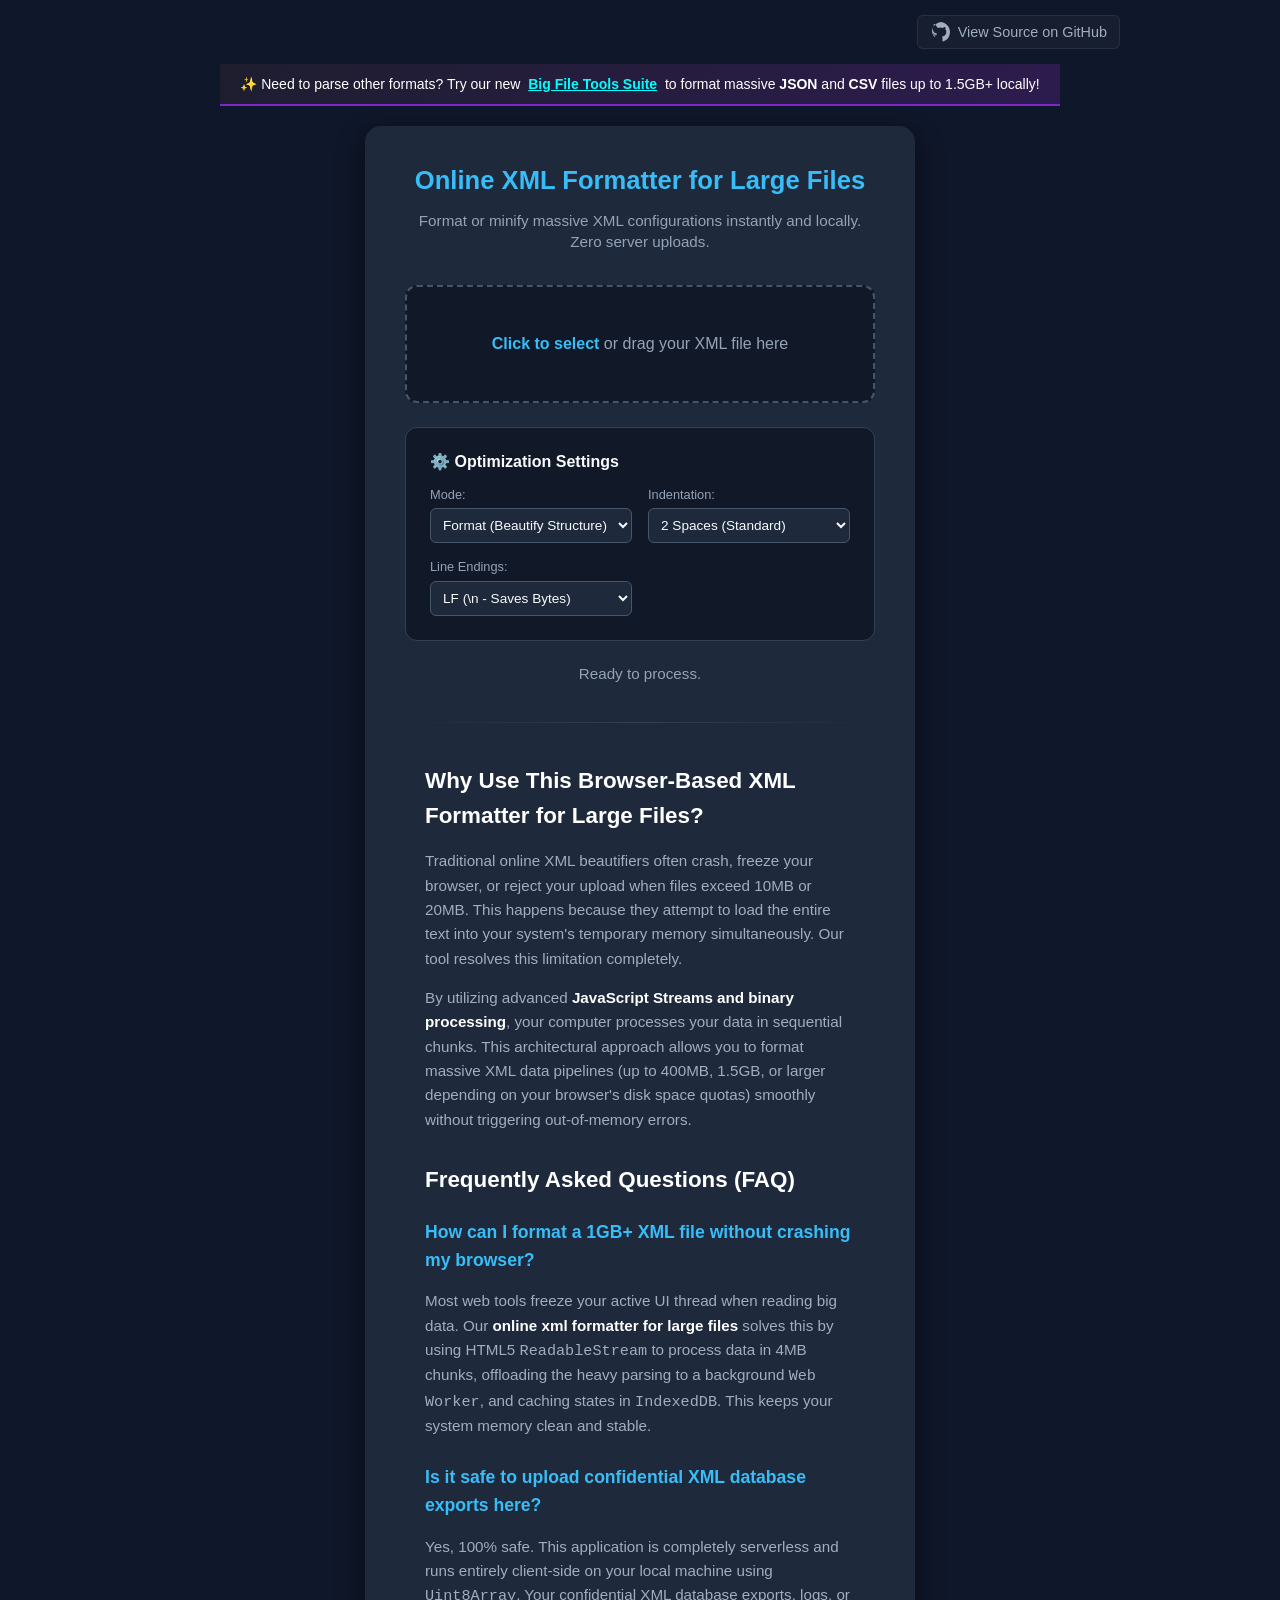
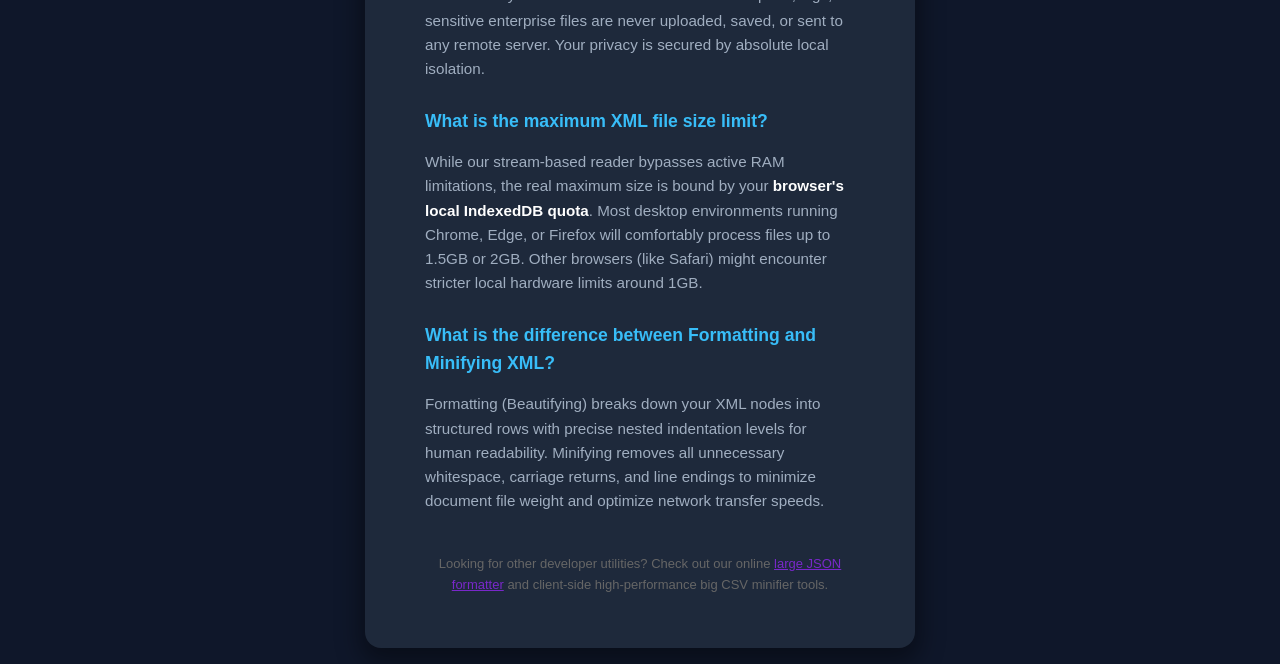
<file: index.html>
<!DOCTYPE html>
<html lang="en">
<head>
    <meta charset="UTF-8">
    <meta name="viewport" content="width=device-width, initial-scale=1.0">
    <title>Online XML Formatter for Large Files | Up to 1.5GB+ Private & Fast</title>
    <meta name="description" content="Format large XML files quickly and locally in your browser. Handles files over 1.5GB seamlessly. 100% private, zero server uploads.">
    <meta name="google-site-verification" content="Ns51gj2QD4hAm6zH8gsmNYFLC11-t841ASbPYl4Wa-Y" />
    <link rel="stylesheet" href="src/css/styles.css">
    <link rel="icon" type="image/x-icon" href="favicon.ico">
    <script defer src="https://cloud.umami.is/script.js" data-website-id="0c6d3ddd-05ea-4abd-b870-67c9e1521ac0"></script>
    <script type="application/ld+json">
        {
            "@context": "https://schema.org",
            "@type": "WebApplication",
            "name": "Online XML Formatter for Large Files",
            "url": "https://valen-leyes.github.io/online-xml-formatter-large-files/",
            "applicationCategory": "DeveloperApplication",
            "browserRequirements": "Requires JavaScript. Requires IndexedDB."
        }
    </script>
</head>
<body>
    
    <!-- Minimalist Navigation Header -->
    <header class="main-header">
        <div class="header-container">
            <a href="https://github.com/Valen-Leyes/online-xml-formatter-large-files" target="_blank" rel="noopener noreferrer" class="github-link">
                <!-- Official GitHub SVG Icon -->
                <svg height="20" viewBox="0 0 16 16" width="20" fill="currentColor">
                    <path d="M8 0c4.42 0 8 3.58 8 8a8.013 8.013 0 0 1-5.45 7.59c-.4.08-.55-.17-.55-.38 0-.27.01-1.13.01-2.11 0-.68-.23-1.14-.51-1.39 1.71-.2 3.5-1.04 3.5-3.86 0-.8-.28-1.45-.75-1.97.08-.19.33-.94-.07-1.94 0 0-.62-.2-2.03.76a7.11 7.11 0 0 0-4 0C3.73 1.24 3.11 1.44 3.11 1.44c-.4 1-.15 1.75-.07 1.94-.47.52-.75 1.17-.75 1.97 0 2.81 1.78 3.65 3.49 3.85-.21.18-.41.52-.46 1.01-.42.2-1.49.52-2.14-.61-.13-.23-.37-.36-.6-.37-.24-.01-.31.02-.19.12.18.08.38.39.43.56.15.52.57.85 1.34.82.02.43.02.84.02.95 0 .21-.16.46-.55.38A8.013 8.013 0 0 1 1.6 8c0-4.42 3.58-8 8-8z"></path>
                </svg>
                <span>View Source on GitHub</span>
            </a>
        </div>
    </header>
    
    <!-- BANNER DE TRÁFICO CRUZADO: Dirige sutilmente a tus usuarios hacia la Suite Premium -->
    <div style="background: linear-gradient(135deg, #1e1e2f, #2d1b4e); color: #fff; text-align: center; padding: 12px 20px; font-size: 14px; border-bottom: 2px solid #7928ca; font-family: sans-serif;">
        ✨ Need to parse other formats? Try our new <a href="https://big-file-tools.vercel.app" target="_blank" rel="noopener noreferrer" style="color: #00ffff; font-weight: bold; text-decoration: underline; margin: 0 4px;">Big File Tools Suite</a> to format massive <strong>JSON</strong> and <strong>CSV</strong> files up to 1.5GB+ locally!
    </div>
    
    <div class="container">
        <h1>Online XML Formatter for Large Files</h1>
        <p class="subtitle">Format or minify massive XML configurations instantly and locally. Zero server uploads.</p>
        
        <!-- File Upload Area -->
        <label class="file-zone" id="dropZone">
            <span style="color: var(--accent); font-weight: bold;">Click to select</span> or drag your XML file here
            <input type="file" id="fileInput" accept=".xml">
        </label>
        
        <!-- Optimization & Performance Settings Panel -->
        <div class="config-panel" id="configPanel">
            <h3>⚙️ Optimization Settings</h3>
            <div class="config-grid">
                <div class="config-group">
                    <label for="formatMode">Mode:</label>
                    <select id="formatMode">
                        <option value="format" selected>Format (Beautify Structure)</option>
                        <option value="minify">Minify (Ultra-Fast / Reduce MBs)</option>
                    </select>
                </div>
                
                <div class="config-group" id="indentGroup">
                    <label for="indentSpaces">Indentation:</label>
                    <select id="indentSpaces">
                        <option value="1">1 Space (Optimized Weight)</option>
                        <option value="2" selected>2 Spaces (Standard)</option>
                        <option value="4">4 Spaces (Classic)</option>
                    </select>
                </div>
                
                <div class="config-group" id="lineGroup">
                    <label for="lineEnding">Line Endings:</label>
                    <select id="lineEnding">
                        <option value="\n" selected>LF (\n - Saves Bytes)</option>
                        <option value="\r\n">CRLF (\r\n - Windows)</option>
                    </select>
                </div>
            </div>
        </div>
        
        <div class="status" id="statusText">Ready to process.</div>
        
        <div class="progress-bar-container" id="progressContainer">
            <div class="progress-bar" id="progressBar"></div>
        </div>
        
        <!-- Monetization & Download Actions -->
        <div class="donation-box" id="donationBox">
            <h3>🚀 File Formatted Successfully!</h3>
            <p>This tool is 100% open-source, private, and runs entirely on your hardware. If it saved your RAM and your time, consider supporting its maintenance!</p>
            
            <div class="flex-actions">
                <button id="kofiBtn" class="btn-kofi">☕ Support on Ko-fi & Download</button>
                <button class="btn" id="downloadBtn">Download Free Anyway</button>
            </div>
            
            <p class="privacy-note">🔒 Privacy Secured: Processing happens 100% on your device. Your data never leaves your computer.</p>
        </div>
        
        <hr class="seo-divider">
        
        <section class="seo-content">
            <h2>Why Use This Browser-Based XML Formatter for Large Files?</h2>
            <p>Traditional online XML beautifiers often crash, freeze your browser, or reject your upload when files exceed 10MB or 20MB. This happens because they attempt to load the entire text into your system's temporary memory simultaneously. Our tool resolves this limitation completely.</p>
            <p>By utilizing advanced <strong>JavaScript Streams and binary processing</strong>, your computer processes your data in sequential chunks. This architectural approach allows you to format massive XML data pipelines (up to 400MB, 1.5GB, or larger depending on your browser's disk space quotas) smoothly without triggering out-of-memory errors.</p>
            
            <h2>Frequently Asked Questions (FAQ)</h2>
            <div class="faq-grid">
                <div class="faq-item">
                    <h3>How can I format a 1GB+ XML file without crashing my browser?</h3>
                    <p>Most web tools freeze your active UI thread when reading big data. Our <strong>online xml formatter for large files</strong> solves this by using HTML5 <code>ReadableStream</code> to process data in 4MB chunks, offloading the heavy parsing to a background <code>Web Worker</code>, and caching states in <code>IndexedDB</code>. This keeps your system memory clean and stable.</p>
                </div>
                
                <div class="faq-item">
                    <h3>Is it safe to upload confidential XML database exports here?</h3>
                    <p>Yes, 100% safe. This application is completely serverless and runs entirely client-side on your local machine using <code>Uint8Array</code>. Your confidential XML database exports, logs, or sensitive enterprise files are never uploaded, saved, or sent to any remote server. Your privacy is secured by absolute local isolation.</p>
                </div>
                
                <div class="faq-item">
                    <h3>What is the maximum XML file size limit?</h3>
                    <p>While our stream-based reader bypasses active RAM limitations, the real maximum size is bound by your <strong>browser's local IndexedDB quota</strong>. Most desktop environments running Chrome, Edge, or Firefox will comfortably process files up to 1.5GB or 2GB. Other browsers (like Safari) might encounter stricter local hardware limits around 1GB.</p>
                </div>
                
                <div class="faq-item">
                    <h3>What is the difference between Formatting and Minifying XML?</h3>
                    <p>Formatting (Beautifying) breaks down your XML nodes into structured rows with precise nested indentation levels for human readability. Minifying removes all unnecessary whitespace, carriage returns, and line endings to minimize document file weight and optimize network transfer speeds.</p>
                </div>
            </div>
            
            <!-- ENLACE DE INTERLINKING: Fuerza SEO oculta para conectar los formatos -->
            <p style="text-align: center; margin-top: 40px; font-size: 13px; color: #666;">
                Looking for other developer utilities? Check out our online <a href="https://big-file-tools.vercel.app" target="_blank" rel="noopener noreferrer" style="color: #7928ca; text-decoration: underline;">large JSON formatter</a> and client-side high-performance big CSV minifier tools.
            </p>
        </section>
        
        <script type="module" src="src/js/main.js"></script>
    </div>
    
</body>
</html>
</file>
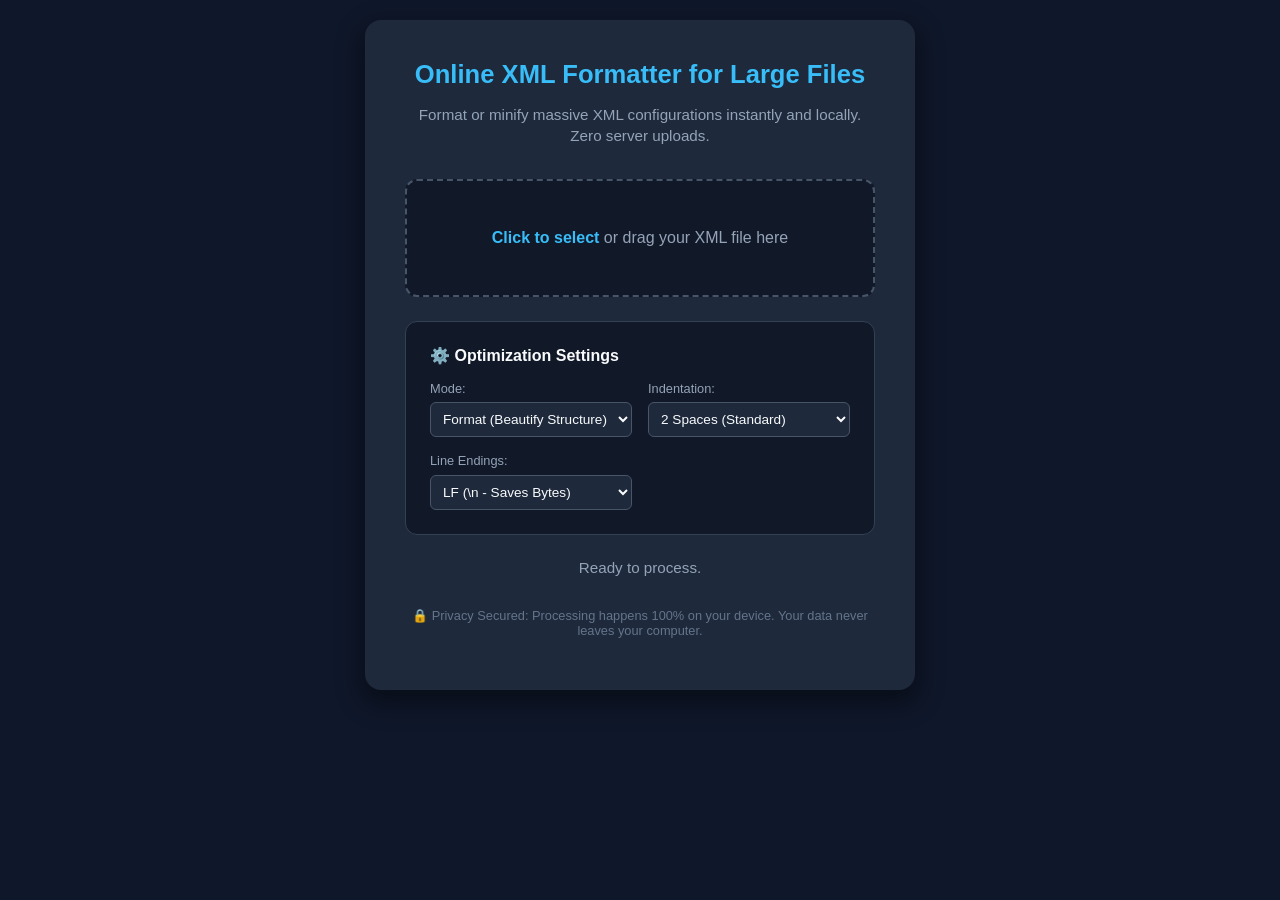
<file: src/index.html>
<!DOCTYPE html>
<html lang="en">
<head>
    <meta charset="UTF-8">
    <meta name="viewport" content="width=device-width, initial-scale=1.0">
    <title>Online XML Formatter for Large Files | 100% Private & Fast</title>
    <meta name="description" content="Format large XML files quickly and locally in your browser. Handles files over 400MB or 500MB in seconds. No file size limits, 100% private, no server uploads.">
    <link rel="stylesheet" href="css/styles.css">
    <link rel="icon" href="data:image/svg+xml,<svg xmlns=%22http://w3.org viewBox=%220 0 100 100%22><text y=%22.9em%22 font-size=%2290%22>🛠️</text></svg>">
</head>
<body>
    
    <div class="container">
        <h1>Online XML Formatter for Large Files</h1>
        <p class="subtitle">Format or minify massive XML configurations instantly and locally. Zero server uploads.</p>
        
        <!-- ZONA DE CARGA -->
        <label class="file-zone" id="dropZone">
            <span style="color: var(--accent); font-weight: bold;">Click to select</span> or drag your XML file here
            <input type="file" id="fileInput" accept=".xml">
        </label>

        <!-- NUEVO: PANEL DE CONFIGURACIÓN DE RENDIMIENTO (Clave para SEO y Retención) -->
        <div class="config-panel" id="configPanel">
            <h3>⚙️ Optimization Settings</h3>
            <div class="config-grid">
                <div class="config-group">
                    <label for="formatMode">Mode:</label>
                    <select id="formatMode">
                        <option value="format" selected>Format (Beautify Structure)</option>
                        <option value="minify">Minify (Ultra-Fast / Reduce MBs)</option>
                    </select>
                </div>
                
                <div class="config-group" id="indentGroup">
                    <label for="indentSpaces">Indentation:</label>
                    <select id="indentSpaces">
                        <option value="1">1 Space (Optimized Weight)</option>
                        <option value="2" selected>2 Spaces (Standard)</option>
                        <option value="4">4 Spaces (Classic)</option>
                    </select>
                </div>

                <div class="config-group" id="lineGroup">
                    <label for="lineEnding">Line Endings:</label>
                    <select id="lineEnding">
                        <option value="\n" selected>LF (\n - Saves Bytes)</option>
                        <option value="\r\n">CRLF (\r\n - Windows)</option>
                    </select>
                </div>
            </div>
        </div>
        
        <div class="status" id="statusText">Ready to process.</div>
        
        <div class="progress-bar-container" id="progressContainer">
            <div class="progress-bar" id="progressBar"></div>
        </div>
        
        <!-- MÓDULO DE MONETIZACIÓN Y DESCARGA DINÁMICA -->
        <div class="donation-box" id="donationBox">
            <h3>🚀 File Formatted Successfully!</h3>
            <p>This tool is 100% open-source, private, and runs entirely on your hardware. If it saved your RAM and your time, consider supporting its maintenance!</p>
            
            <div class="flex-actions">
                <a href="https://ko-fi.com/valenleyes" target="_blank" id="kofiBtn" class="btn-kofi">☕ Support on Ko-fi & Download</a>
                <button class="btn" id="downloadBtn">Download Free Anyway</button>
            </div>
        </div>
        
        <p class="privacy-note">🔒 Privacy Secured: Processing happens 100% on your device. Your data never leaves your computer.</p>
    </div>
    
    <script type="module" src="js/main.js"></script>

</body>
</html>
</file>
<file: src/css/styles.css>
/* ==========================================================================
   1. VARIABLES Y ESTILOS GLOBALES
   ========================================================================== */
:root {
  --bg: #0f172a;
  --card: #1e293b;
  --text: #f8fafc;
  --text-muted: #94a3b8;
  --accent: #38bdf8;
  --accent-hover: #0ea5e9;
  --btn-kofi: #ff5e5b;
  --btn-kofi-hover: #ef4444;
  --success: #10b981;
}

body {
  font-family: -apple-system, BlinkMacSystemFont, "Segoe UI", Roboto, sans-serif;
  background-color: var(--bg);
  color: var(--text);
  margin: 0;
  display: flex;
  flex-direction: column;
  align-items: center;
  justify-content: flex-start; /* Ajustado para permitir scroll con contenido largo */
  min-height: 100vh;
  box-sizing: border-box;
}

/* ==========================================================================
   2. COMPONENTES DE NAVEGACIÓN Y BANNER
   ========================================================================== */
.main-header {
  width: 100%;
  padding: 15px 0;
  display: flex;
  justify-content: center;
  box-sizing: border-box;
}

.header-container {
  width: 100%;
  max-width: 1000px;
  display: flex;
  justify-content: flex-end;
  padding: 0 20px;
  box-sizing: border-box;
}

.github-link {
  display: inline-flex;
  align-items: center;
  gap: 8px;
  color: #a0aec0;
  text-decoration: none;
  font-family: sans-serif;
  font-size: 0.9rem;
  font-weight: 500;
  transition: color 0.2s ease, transform 0.2s ease, background-color 0.2s ease;
  padding: 6px 12px;
  border-radius: 6px;
  background-color: rgba(255, 255, 255, 0.03);
  border: 1px solid rgba(255, 255, 255, 0.08);
}

.github-link:hover {
  color: #ffffff;
  background-color: rgba(255, 255, 255, 0.08);
  border-color: rgba(255, 255, 255, 0.2);
  transform: translateY(-1px);
}

/* ==========================================================================
   3. CONTENEDOR PRINCIPAL Y FORMULARIO
   ========================================================================== */
.container {
  padding: 2.5rem;
  background-color: var(--card);
  box-shadow: 0 10px 25px 5px rgba(0, 0, 0, 0.4);
  border-radius: 16px;
  max-width: 550px;
  width: 100%;
  text-align: center;
  transition: all 0.3s ease;
  box-sizing: border-box;
  margin: 20px 10px; /* Margen para separación en móviles */
}

h1 { 
  font-size: 1.6rem; 
  color: var(--accent); 
  margin-top: 0; 
  margin-bottom: 0.5rem; 
}

.subtitle { 
  color: var(--text-muted); 
  font-size: 0.95rem; 
  margin-bottom: 2rem; 
  line-height: 1.4; 
}

/* Zona de Carga de Archivos */
.file-zone {
  display: block;
  border: 2px dashed #475569;
  border-radius: 12px;
  padding: 3rem 2rem;
  cursor: pointer;
  background-color: #111827;
  transition: all 0.2s ease;
  color: var(--text-muted);
}

.file-zone.dragover {
  border-color: var(--accent);
  background-color: #1e293b;
  transform: scale(1.02);
}

input[type="file"] { 
  display: none; 
}

/* ==========================================================================
   4. PANEL DE CONFIGURACIÓN OPTIMIZADA
   ========================================================================== */
.config-panel {
  background-color: #111827;
  border: 1px solid #334155;
  border-radius: 12px;
  padding: 1.5rem;
  margin-top: 1.5rem;
  text-align: left;
}

.config-panel h3 {
  margin-top: 0;
  margin-bottom: 1rem;
  font-size: 1rem;
  color: var(--text);
  font-weight: 600;
}

.config-grid {
  display: grid;
  grid-template-columns: repeat(auto-fit, minmax(130px, 1fr));
  gap: 1rem;
}

.config-group {
  display: flex;
  flex-direction: column;
  gap: 0.4rem;
  transition: opacity 0.2s ease;
}

.config-group label {
  font-size: 0.8rem;
  color: var(--text-muted);
  font-weight: 500;
}

.config-group select {
  background-color: var(--card);
  color: var(--text);
  border: 1px solid #475569;
  border-radius: 6px;
  padding: 0.5rem;
  font-size: 0.85rem;
  font-family: inherit;
  cursor: pointer;
  outline: none;
  transition: border-color 0.2s;
}

.config-group select:focus {
  border-color: var(--accent);
}

.config-group select:disabled {
  cursor: not-allowed;
  background-color: #1e293b;
}

/* ==========================================================================
   5. ESTADOS, PROGRESO Y ACCIONES
   ========================================================================== */
.status { 
  margin-top: 1.5rem; 
  font-size: 0.95rem; 
  color: var(--text-muted); 
  font-weight: 500; 
}

/* Barra de Progreso */
.progress-bar-container {
  width: 100%;
  background-color: #111827;
  border-radius: 100px;
  margin-top: 1rem;
  display: none;
  overflow: hidden;
}

.progress-bar {
  height: 6px;
  width: 0%;
  background-color: var(--accent);
  transition: width 0.1s linear;
}

/* Cuadro de Donación / Descarga */
.donation-box {
  display: none;
  background: #111827;
  border: 1px solid #334155;
  padding: 2rem;
  border-radius: 12px;
  margin-top: 1.5rem;
  animation: fadeIn 0.4s ease forwards;
}

@keyframes fadeIn {
  from { opacity: 0; transform: translateY(10px); }
  to { opacity: 1; transform: translateY(0); }
}

.donation-box h3 { 
  margin-top: 0; 
  color: var(--success); 
  font-size: 1.3rem; 
}

.donation-box p { 
  color: var(--text-muted); 
  font-size: 0.9rem; 
  margin-bottom: 1.5rem; 
}

.flex-actions {
  display: flex;
  flex-direction: column;
  gap: 0.75rem;
}

.btn {
  background-color: var(--accent);
  color: #0f172a;
  border: none;
  padding: 0.85rem 1.5rem;
  border-radius: 8px;
  font-weight: bold;
  cursor: pointer;
  font-size: 1rem;
  transition: background 0.2s;
  width: 100%;
  box-sizing: border-box;
}

.btn:hover { 
  background-color: var(--accent-hover); 
}

.btn-kofi {
  display: block;
  padding: 0.85rem 1.5rem;
  background-color: var(--btn-kofi);
  color: white;
  text-decoration: none;
  border-radius: 8px;
  font-weight: bold;
  font-size: 1rem;
  transition: background 0.2s;
  box-sizing: border-box;
  border: none;
  cursor: pointer;
}

.btn-kofi:hover { 
  background-color: var(--btn-kofi-hover); 
}

.btn-secondary {
  background: transparent;
  color: var(--text-muted);
  font-size: 0.85rem;
  text-decoration: underline;
  border: none;
  cursor: pointer;
  margin-top: 0.5rem;
}

.btn-secondary:hover { 
  color: var(--text); 
}

.privacy-note {
  font-size: 0.8rem;
  color: #64748b;
  margin-top: 2rem;
}

/* ==========================================================================
   6. CONTENIDO TÉCNICO Y SEO (FAQ)
   ========================================================================== */
.seo-divider {
  border: 0;
  height: 1px;
  background: linear-gradient(to right, transparent, rgba(255,255,255,0.1), transparent);
  margin: 40px 0;
}

.seo-content {
  max-width: 800px;
  margin: 0 auto;
  text-align: left;
  color: #a0aec0;
  font-size: 0.95rem;
  line-height: 1.6;
  padding: 0 20px; /* Evita que el texto toque los bordes en móviles */
}

.seo-content h2 {
  color: #fff;
  font-size: 1.4rem;
  margin-top: 30px;
  margin-bottom: 15px;
}

.seo-content strong {
  color: #fff;
}

.faq-grid {
  margin-top: 20px;
}

.faq-item {
  margin-bottom: 25px;
}

.faq-item h3 {
  color: var(--accent, #6366f1);
  font-size: 1.1rem;
  margin-bottom: 8px;
  margin-top: 0;
}

/* ==========================================================================
   7. AJUSTES RESPONSIVOS (MÓVILES)
   ========================================================================== */
@media (max-width: 600px) {
  .header-container {
    justify-content: center;
  }
  .container {
    padding: 1.5rem;
  }
}
</file>
